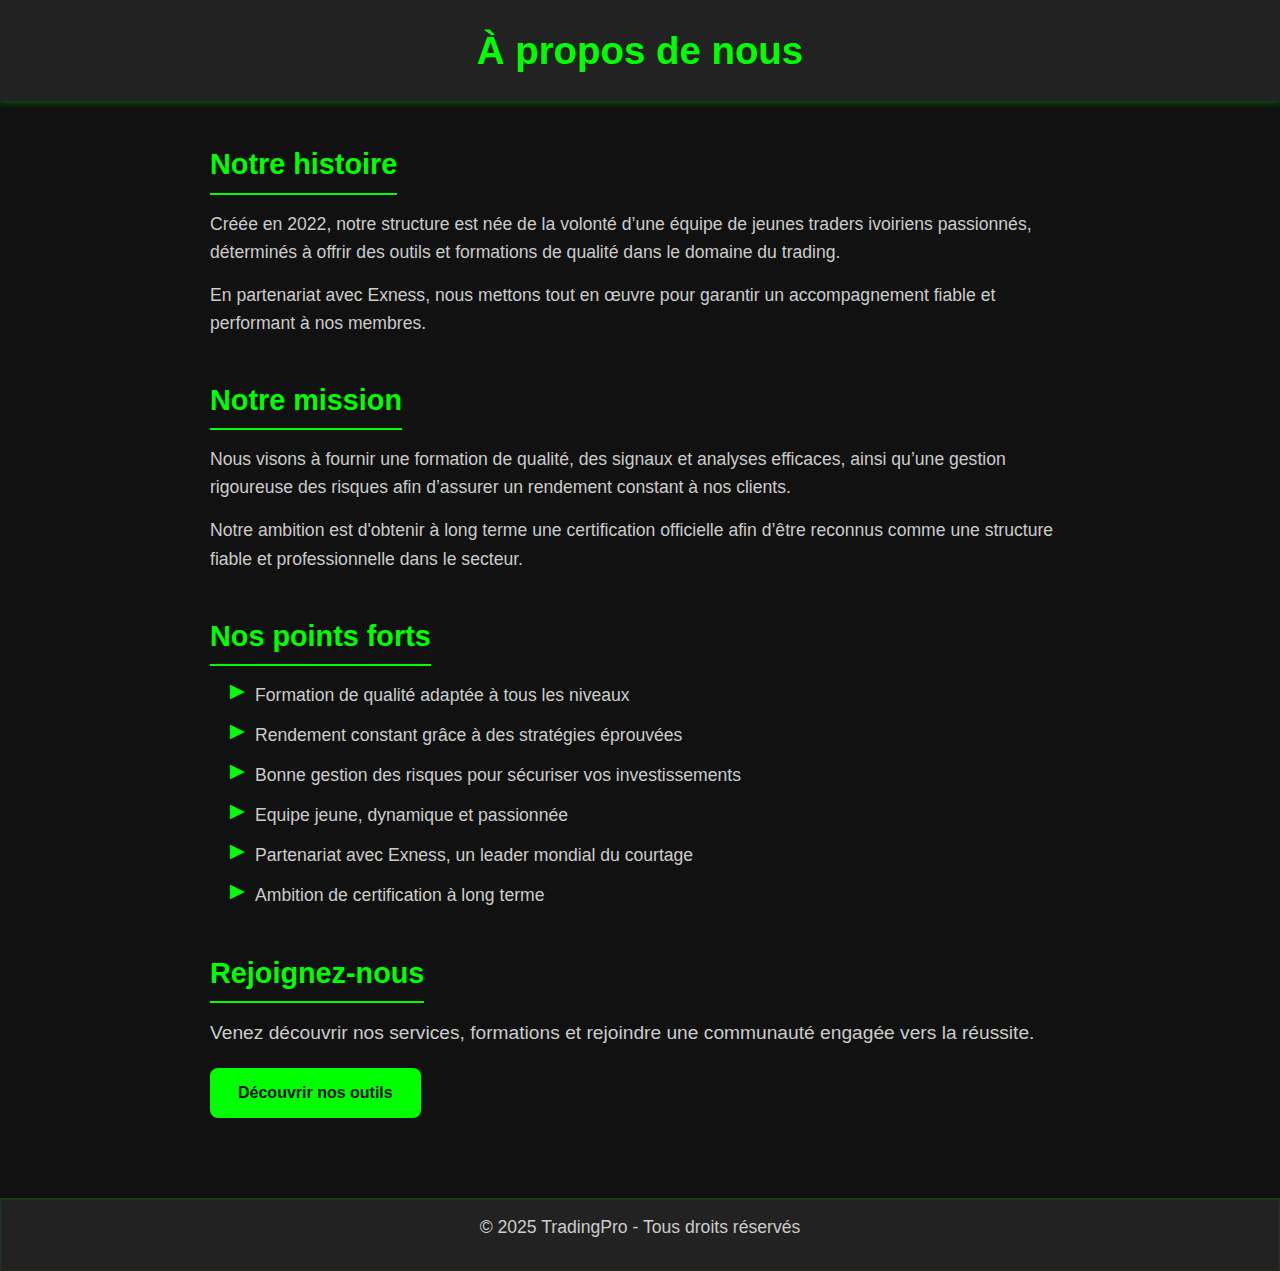
<file: a-propos.html>
<!DOCTYPE html>
<html lang="fr">
<head>
  <meta charset="UTF-8" />
  <meta name="viewport" content="width=device-width, initial-scale=1" />
  <title>À propos - Notre mission</title>
  <link rel="stylesheet" href="a-propos.css" />
    <link rel="icon" type="image/svg+xml" href="favincon.svg">
</head>
<body>
  <header>
    <h1>À propos de nous</h1>
  </header>

  <main>
    <section class="presentation">
      <h2>Notre histoire</h2>
      <p>
        Créée en 2022, notre structure est née de la volonté d’une équipe de jeunes traders ivoiriens passionnés, déterminés à offrir des outils et formations de qualité dans le domaine du trading.
      </p>
      <p>
        En partenariat avec Exness, nous mettons tout en œuvre pour garantir un accompagnement fiable et performant à nos membres.
      </p>
    </section>

    <section class="mission">
      <h2>Notre mission</h2>
      <p>
        Nous visons à fournir une formation de qualité, des signaux et analyses efficaces, ainsi qu’une gestion rigoureuse des risques afin d’assurer un rendement constant à nos clients.
      </p>
      <p>
        Notre ambition est d'obtenir à long terme une certification officielle afin d’être reconnus comme une structure fiable et professionnelle dans le secteur.
      </p>
    </section>

    <section class="points-forts">
      <h2>Nos points forts</h2>
      <ul>
        <li>Formation de qualité adaptée à tous les niveaux</li>
        <li>Rendement constant grâce à des stratégies éprouvées</li>
        <li>Bonne gestion des risques pour sécuriser vos investissements</li>
        <li>Equipe jeune, dynamique et passionnée</li>
        <li>Partenariat avec Exness, un leader mondial du courtage</li>
        <li>Ambition de certification à long terme</li>
      </ul>
    </section>

    <section class="cta">
      <h2>Rejoignez-nous</h2>
      <p>
        Venez découvrir nos services, formations et rejoindre une communauté engagée vers la réussite.
      </p>
      <a href="outils.html" class="btn">Découvrir nos outils</a>
    </section>
  </main>

  <footer>
    <p>&copy; 2025 TradingPro - Tous droits réservés</p>
  </footer>
</body>
</html>
</file>
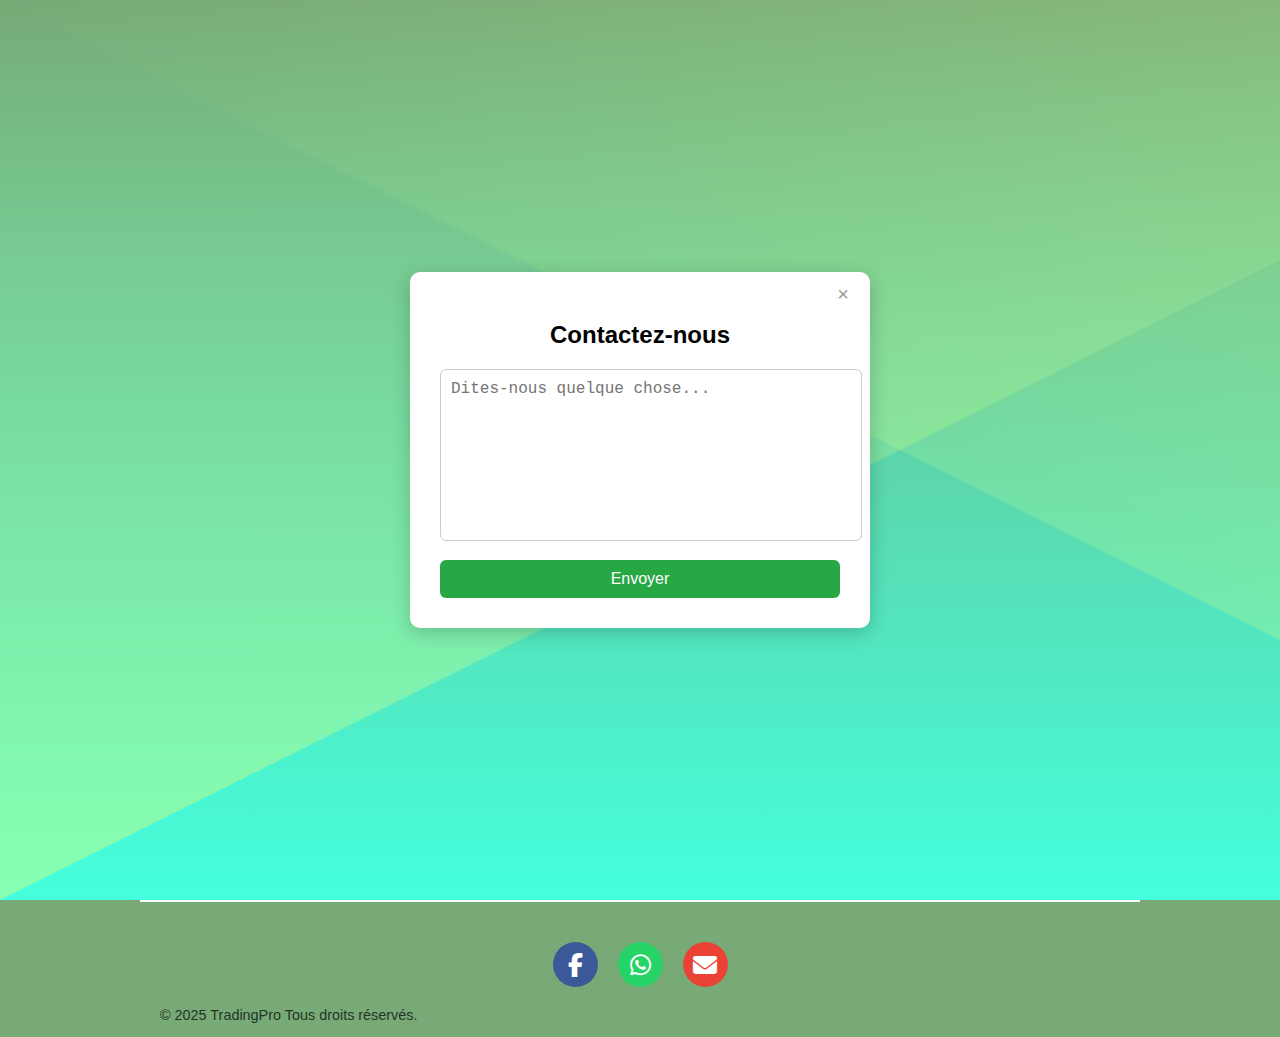
<file: contact.html>
<!DOCTYPE html>
<html lang="fr">
<head>
  <meta charset="UTF-8" />
  <meta name="viewport" content="width=device-width, initial-scale=1.0"/>
  <title>Contactez-nous</title>
  <link rel="stylesheet" href="contact.css" />
    <link rel="icon" type="image/svg+xml" href="favincon.svg">
<link rel="stylesheet" href="https://cdnjs.cloudflare.com/ajax/libs/font-awesome/6.5.0/css/all.min.css" />

</head>
<body>
  <div class="form-container">
    <div class="form-box">
      <button class="close-btn" onclick="window.history.back()">×</button>
      <h2>Contactez-nous</h2>
      <form action="https://formsubmit.co/snowdenyves@gmail.com" method="POST" onsubmit="return showMessage()">
        <textarea name="message" placeholder="Dites-nous quelque chose..." required></textarea>
        <input type="hidden" name="_captcha" value="false">
        <button type="submit">Envoyer</button>
      </form>
      <p id="confirmation" class="confirmation">Votre message a bien été envoyé !</p>
    </div>
  </div>
  <footer class="site-footer">
  <div class="footer-content">
  
    <div class="footer-icons">
      <a href="https://www.facebook.com/share/1AcwFNxbhj/" target="_blank" class="footer-icon facebook" title="Facebook">
        <i class="fab fa-facebook-f"></i>
      </a>
      <a href="https://wa.me/0713621898" target="_blank" class="footer-icon whatsapp" title="WhatsApp">
        <i class="fab fa-whatsapp"></i>
      </a>
      <a href="mailto:snowdenyves@gmail.com" class="footer-icon gmail" title="Gmail">
        <i class="fas fa-envelope"></i>
      </a>
    </div>
    <p class="footer-rights">© 2025 TradingPro Tous droits réservés.</p>
  </div>
</footer>
  <script>
    function showMessage() {
      document.getElementById("confirmation").style.display = "block";
      setTimeout(() => {
        document.getElementById("confirmation").style.display = "none";
      }, 4000);
      return true;
    }
  </script>
</body>
</html>
</file>
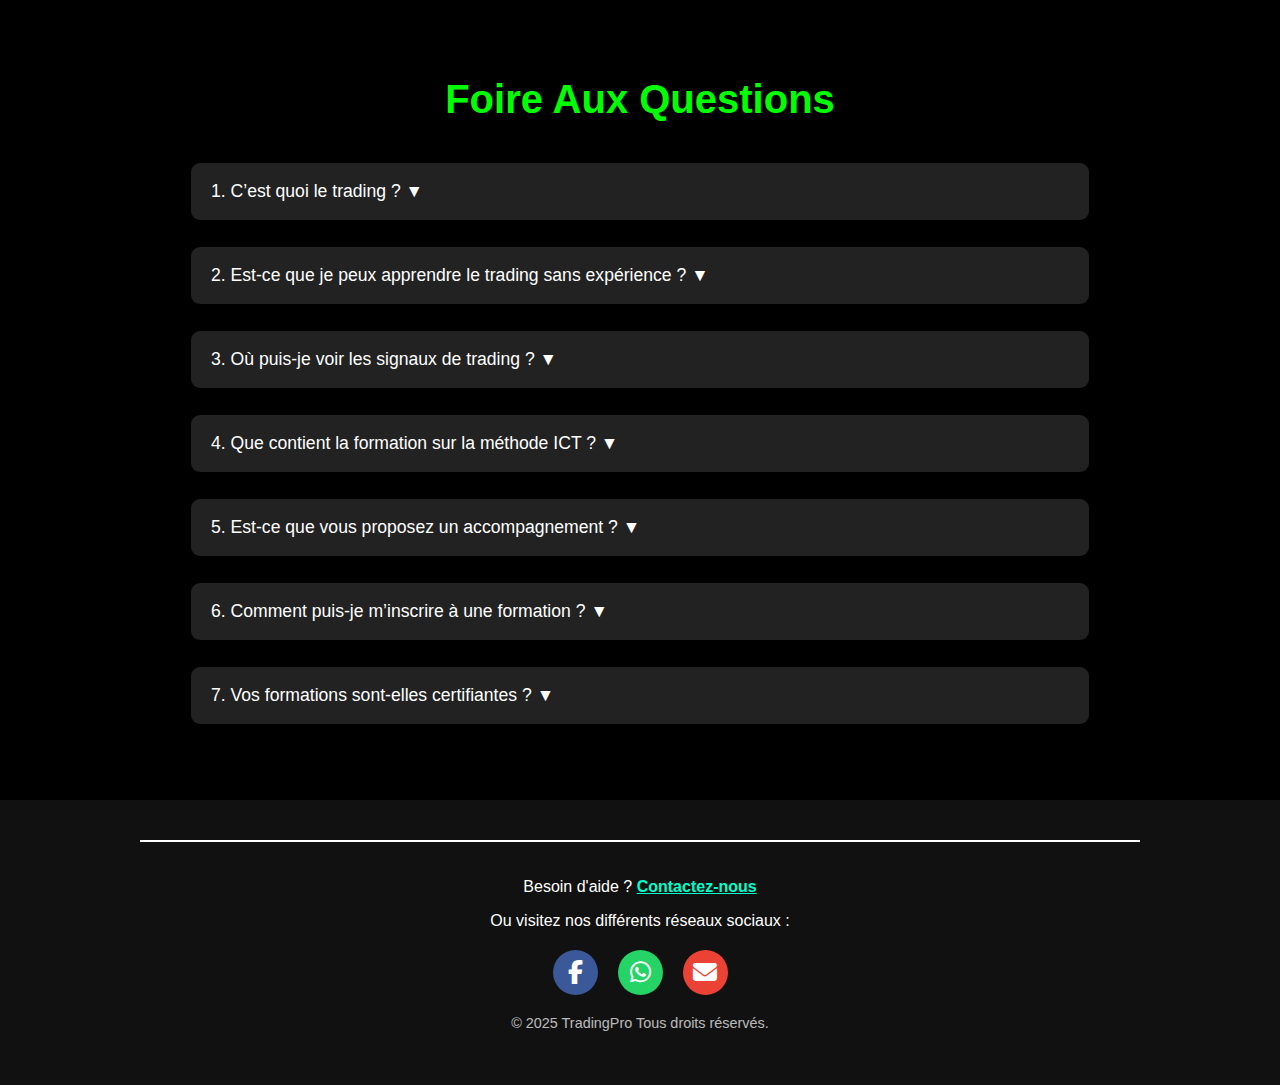
<file: faq.html>
<!DOCTYPE html>
<html lang="fr">
<head>
  <meta charset="UTF-8" />
  <meta name="viewport" content="width=device-width, initial-scale=1.0" />
  <title>FAQ - Questions Fréquentes</title>
  <link rel="stylesheet" href="faq.css" />
    <link rel="icon" type="image/svg+xml" href="favincon.svg">
    <link rel="stylesheet" href="https://cdnjs.cloudflare.com/ajax/libs/font-awesome/6.5.0/css/all.min.css" />


</head>
<body>
  <section class="faq-section">
    <h1 class="faq-title">Foire Aux Questions</h1>

    <div class="faq-item">
      <button class="faq-question">1. C’est quoi le trading ? &#9660;</button>
      <div class="faq-answer">
        Le trading consiste à acheter et vendre des actifs financiers pour réaliser des profits à court ou long terme.
      </div>
    </div>

    <div class="faq-item">
      <button class="faq-question">2. Est-ce que je peux apprendre le trading sans expérience ? &#9660;</button>
      <div class="faq-answer">
        Oui, nos formations sont conçues pour les débutants. Nous partons des bases jusqu’aux stratégies avancées.
      </div>
    </div>

    <div class="faq-item">
      <button class="faq-question">3. Où puis-je voir les signaux de trading ? &#9660;</button>
      <div class="faq-answer">
        Dans la section « Découvrir nos outils », cliquez sur « Intégrer mon canal de signaux journaliers » pour y accéder via WhatsApp.
      </div>
    </div>

    <div class="faq-item">
      <button class="faq-question">4. Que contient la formation sur la méthode ICT ? &#9660;</button>
      <div class="faq-answer">
        Elle comprend l’analyse des liquidités, les points d’entrée stratégiques, la structure du marché et les techniques institutionnelles.
      </div>
    </div>

    <div class="faq-item">
      <button class="faq-question">5. Est-ce que vous proposez un accompagnement ? &#9660;</button>
      <div class="faq-answer">
        Oui, nous proposons des groupes d’assistance et un suivi régulier pour répondre à toutes vos questions.
      </div>
    </div>

    <div class="faq-item">
      <button class="faq-question">6. Comment puis-je m’inscrire à une formation ? &#9660;</button>
      <div class="faq-answer">
        Cliquez sur « Suivre cette formation » dans la section concernée, un lien WhatsApp pré-rempli sera généré pour vous inscrire.
      </div>
    </div>

    <div class="faq-item">
      <button class="faq-question">7. Vos formations sont-elles certifiantes ? &#9660;</button>
      <div class="faq-answer">
        Non, elles ne sont pas encore certifiantes, mais elles offrent un apprentissage structuré avec des résultats concrets sur le marché.
      </div>
    </div>
  </section>
  <footer class="site-footer">
  <div class="footer-content">
    <p>Besoin d'aide ? <a href="contact.html" class="footer-link">Contactez-nous</a></p>
    <p>Ou visitez nos différents réseaux sociaux :</p>
    <div class="footer-icons">
      <a href="https://www.facebook.com/share/1AcwFNxbhj/" target="_blank" class="footer-icon facebook" title="Facebook">
        <i class="fab fa-facebook-f"></i>
      </a>
      <a href="https://wa.me/0713621898" target="_blank" class="footer-icon whatsapp" title="WhatsApp">
        <i class="fab fa-whatsapp"></i>
      </a>
      <a href="mailto:snowdenyves@gmail.com" class="footer-icon gmail" title="Gmail">
        <i class="fas fa-envelope"></i>
      </a>
    </div>
    <p class="footer-rights">© 2025 TradingPro Tous droits réservés.</p>
  </div>
</footer>

  <script>
    document.querySelectorAll(".faq-question").forEach((btn) => {
      btn.addEventListener("click", () => {
        btn.classList.toggle("active");
        const answer = btn.nextElementSibling;
        answer.style.display = answer.style.display === "block" ? "none" : "block";
      });
    });
  </script>
</body>
</html>
</file>
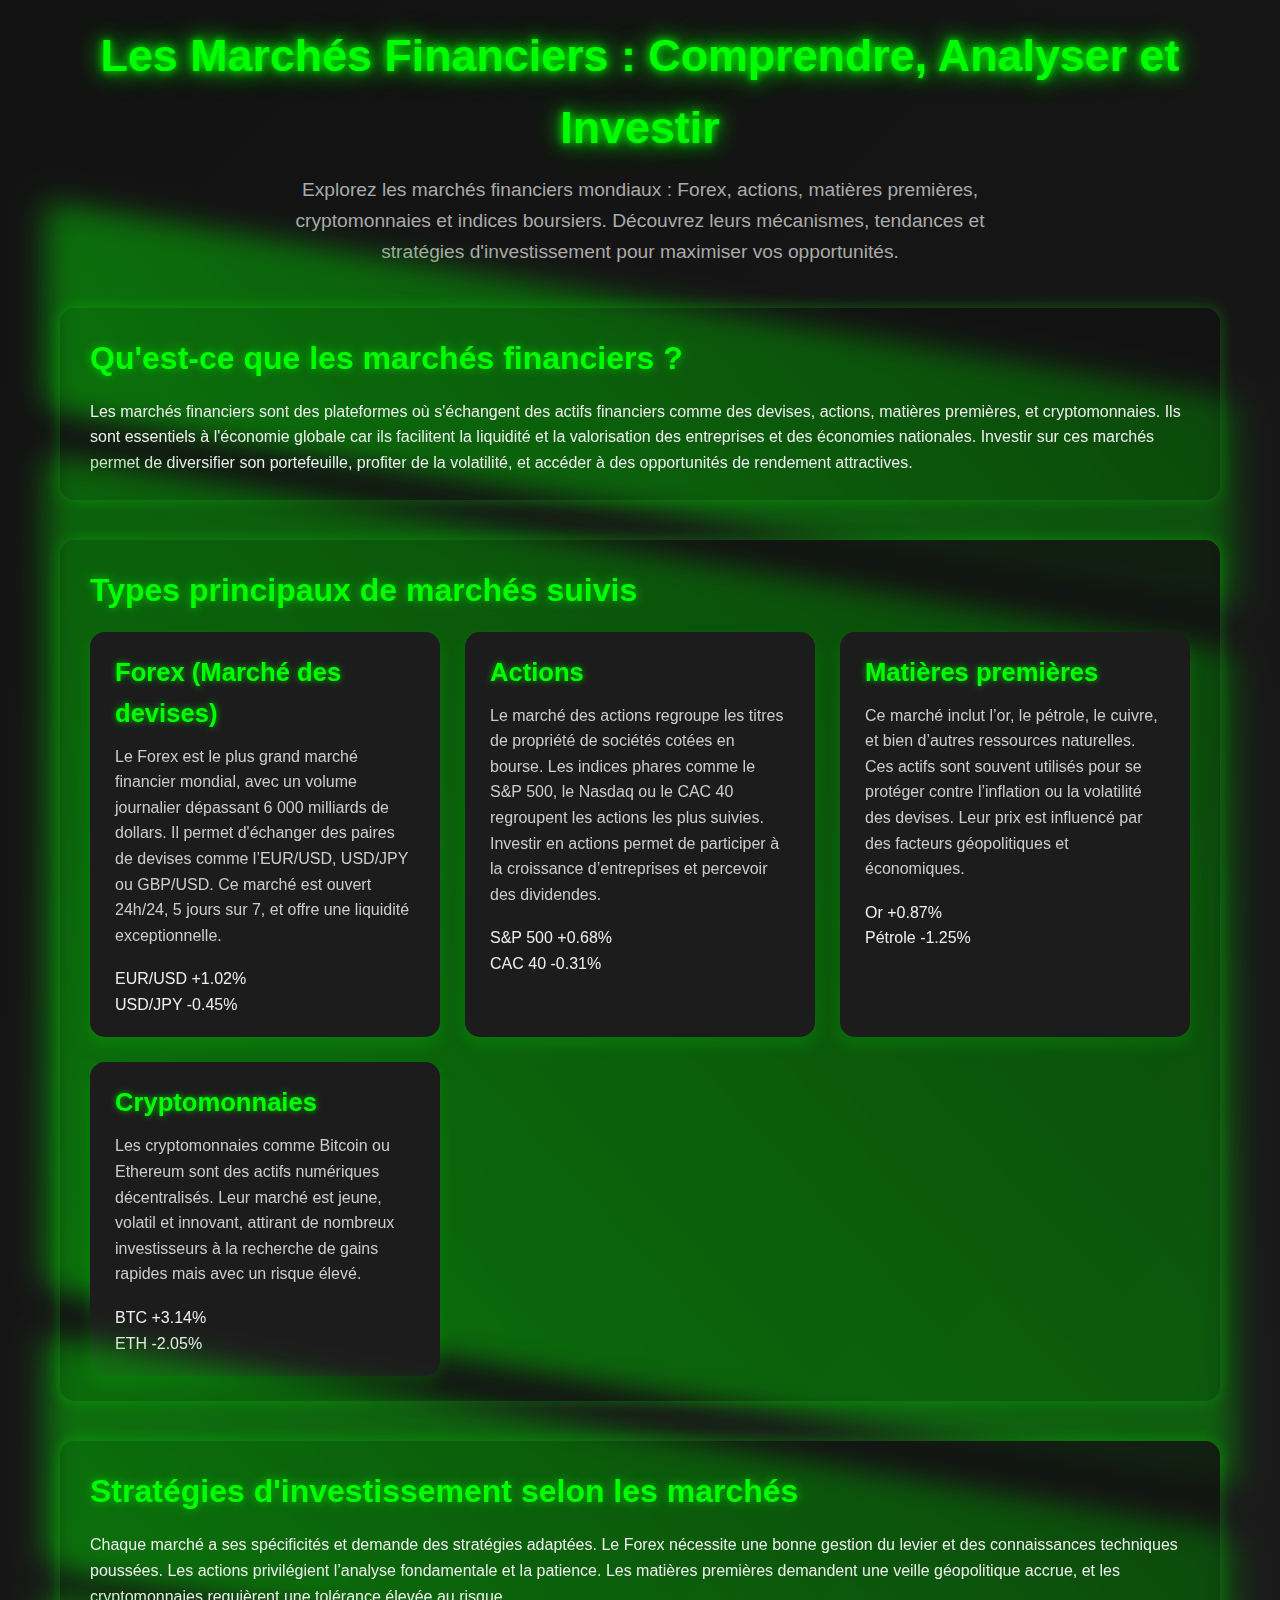
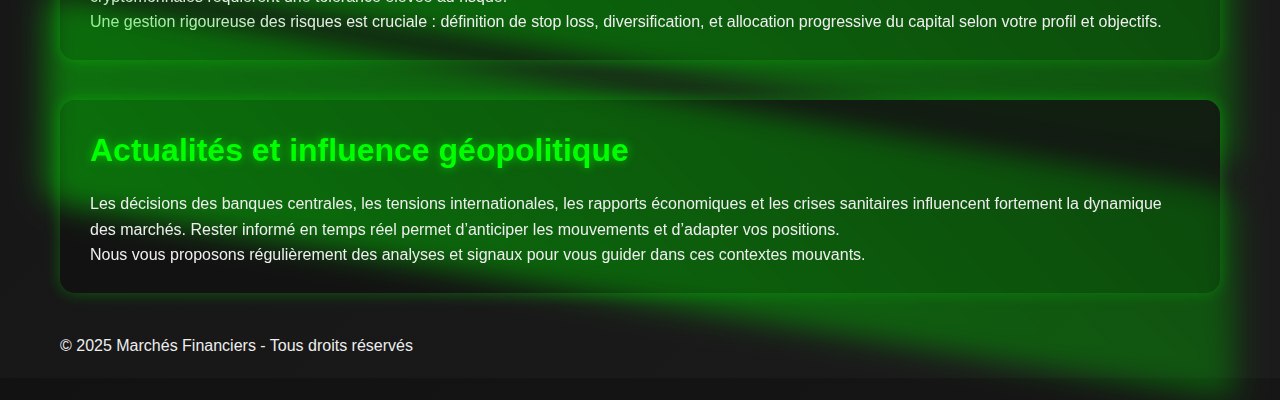
<file: marches.html>
<!DOCTYPE html>
<html lang="fr">
<head>
  <meta charset="UTF-8" />
  <meta name="viewport" content="width=device-width, initial-scale=1" />
  <title>Marchés Financiers - Présentation</title>
  <link rel="stylesheet" href="marches.css" />
    <link rel="icon" type="image/svg+xml" href="favincon.svg">

</head>
<body>
  <header>
    <h1>Les Marchés Financiers : Comprendre, Analyser et Investir</h1>
    <p class="intro">
      Explorez les marchés financiers mondiaux : Forex, actions, matières premières, cryptomonnaies et indices boursiers. Découvrez leurs mécanismes, tendances et stratégies d'investissement pour maximiser vos opportunités.
    </p>
  </header>

  <section class="market-overview">
    <h2>Qu'est-ce que les marchés financiers ?</h2>
    <p>
      Les marchés financiers sont des plateformes où s'échangent des actifs financiers comme des devises, actions, matières premières, et cryptomonnaies. Ils sont essentiels à l'économie globale car ils facilitent la liquidité et la valorisation des entreprises et des économies nationales. Investir sur ces marchés permet de diversifier son portefeuille, profiter de la volatilité, et accéder à des opportunités de rendement attractives.
    </p>
  </section>

  <section class="market-types">
    <h2>Types principaux de marchés suivis</h2>
    <div class="market-cards">

      <article class="market-card">
        <h3>Forex (Marché des devises)</h3>
        <p>
          Le Forex est le plus grand marché financier mondial, avec un volume journalier dépassant 6 000 milliards de dollars. Il permet d'échanger des paires de devises comme l’EUR/USD, USD/JPY ou GBP/USD. Ce marché est ouvert 24h/24, 5 jours sur 7, et offre une liquidité exceptionnelle. 
        </p>
        <div class="indicator up">
          EUR/USD +1.02%
        </div>
        <div class="indicator down">
          USD/JPY -0.45%
        </div>
      </article>

      <article class="market-card">
        <h3>Actions</h3>
        <p>
          Le marché des actions regroupe les titres de propriété de sociétés cotées en bourse. Les indices phares comme le S&P 500, le Nasdaq ou le CAC 40 regroupent les actions les plus suivies. Investir en actions permet de participer à la croissance d’entreprises et percevoir des dividendes.
        </p>
        <div class="indicator up">
          S&P 500 +0.68%
        </div>
        <div class="indicator down">
          CAC 40 -0.31%
        </div>
      </article>

      <article class="market-card">
        <h3>Matières premières</h3>
        <p>
          Ce marché inclut l’or, le pétrole, le cuivre, et bien d’autres ressources naturelles. Ces actifs sont souvent utilisés pour se protéger contre l’inflation ou la volatilité des devises. Leur prix est influencé par des facteurs géopolitiques et économiques.
        </p>
        <div class="indicator up">
          Or +0.87%
        </div>
        <div class="indicator down">
          Pétrole -1.25%
        </div>
      </article>

      <article class="market-card">
        <h3>Cryptomonnaies</h3>
        <p>
          Les cryptomonnaies comme Bitcoin ou Ethereum sont des actifs numériques décentralisés. Leur marché est jeune, volatil et innovant, attirant de nombreux investisseurs à la recherche de gains rapides mais avec un risque élevé.
        </p>
        <div class="indicator up">
          BTC +3.14%
        </div>
        <div class="indicator down">
          ETH -2.05%
        </div>
      </article>

    </div>
  </section>

  <section class="market-strategy">
    <h2>Stratégies d'investissement selon les marchés</h2>
    <p>
      Chaque marché a ses spécificités et demande des stratégies adaptées. Le Forex nécessite une bonne gestion du levier et des connaissances techniques poussées. Les actions privilégient l’analyse fondamentale et la patience. Les matières premières demandent une veille géopolitique accrue, et les cryptomonnaies requièrent une tolérance élevée au risque.
    </p>
    <p>
      Une gestion rigoureuse des risques est cruciale : définition de stop loss, diversification, et allocation progressive du capital selon votre profil et objectifs.
    </p>
  </section>

  <section class="market-news">
    <h2>Actualités et influence géopolitique</h2>
    <p>
      Les décisions des banques centrales, les tensions internationales, les rapports économiques et les crises sanitaires influencent fortement la dynamique des marchés. Rester informé en temps réel permet d’anticiper les mouvements et d’adapter vos positions.
    </p>
    <p>
      Nous vous proposons régulièrement des analyses et signaux pour vous guider dans ces contextes mouvants.
    </p>
  </section>

  <footer>
    <p>© 2025 Marchés Financiers - Tous droits réservés</p>
  </footer>
</body>
</html>
</file>
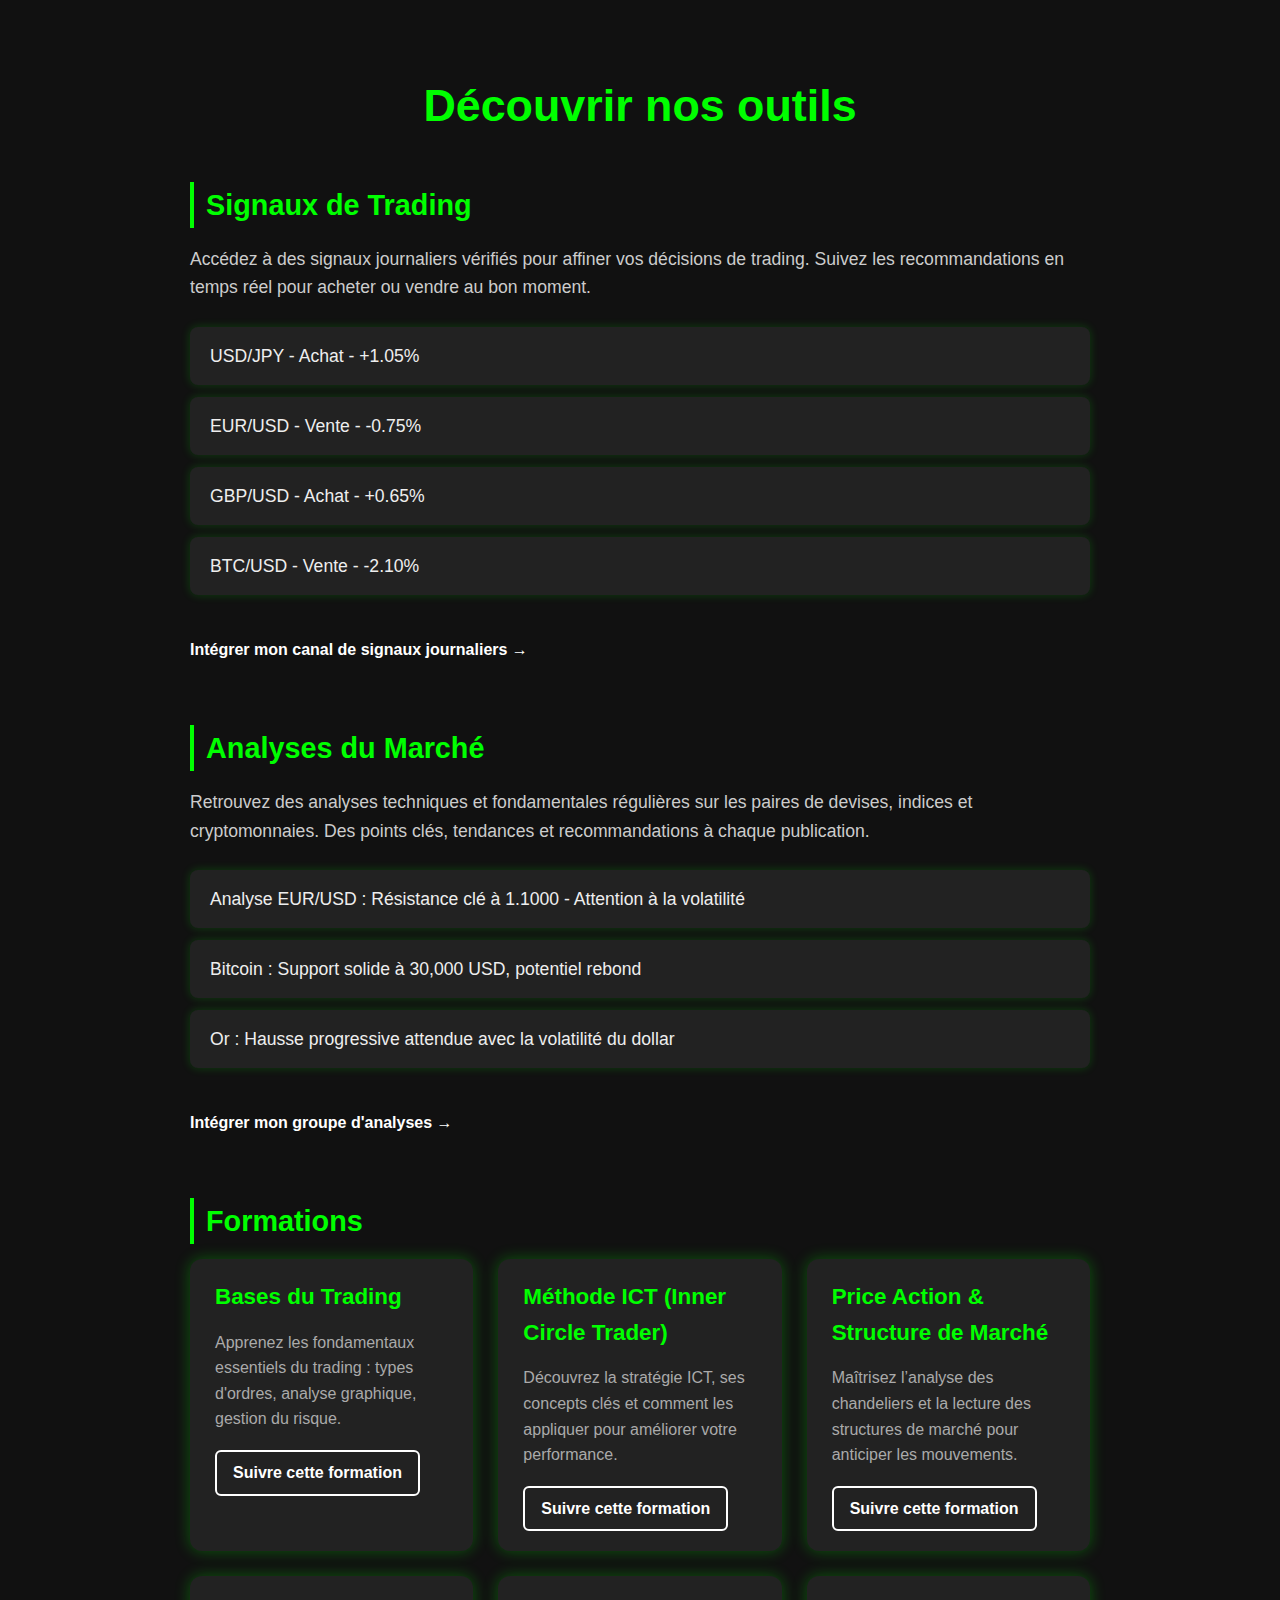
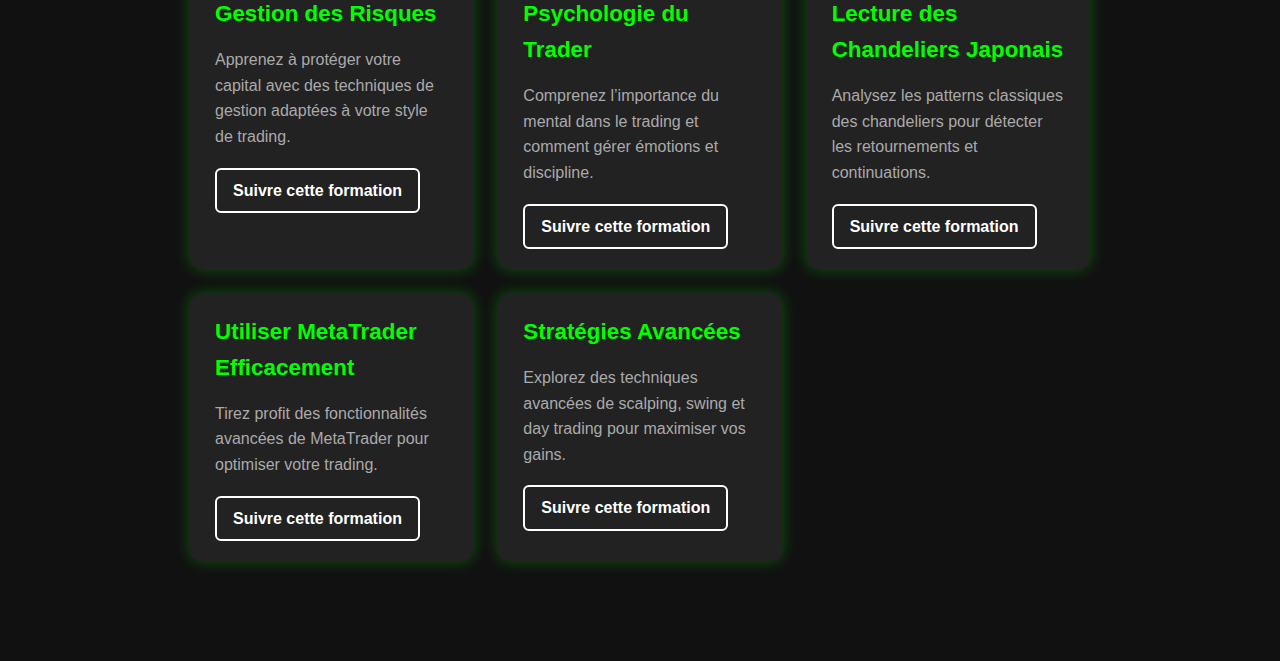
<file: outils.html>
<!DOCTYPE html>
<html lang="fr">
<head>
  <meta charset="UTF-8" />
  <meta name="viewport" content="width=device-width, initial-scale=1" />
  <title>Découvrir nos outils - Formation & Assistance</title>
  <link rel="stylesheet" href="outils.css" />
    <link rel="icon" type="image/svg+xml" href="favincon.svg">

</head>
<body>

  <h1>Découvrir nos outils</h1>

<section>
  <h2>Signaux de Trading</h2>
  <p class="description">
    Accédez à des signaux journaliers vérifiés pour affiner vos décisions de trading.  
    Suivez les recommandations en temps réel pour acheter ou vendre au bon moment.
  </p>
  <ul class="item-list">
    <li>USD/JPY - Achat - +1.05%</li>
    <li>EUR/USD - Vente - -0.75%</li>
    <li>GBP/USD - Achat - +0.65%</li>
    <li>BTC/USD - Vente - -2.10%</li>
  </ul>
  <a href="https://wa.me/2250713621898?text=Bonjour%2C%20j%27aimerais%20intégrer%20votre%20groupe%20de%20signaux%20trading" target="_blank" class="whatsapp-link">
    Intégrer mon canal de signaux journaliers →
  </a>
</section>

<section>
  <h2>Analyses du Marché</h2>
  <p class="description">
    Retrouvez des analyses techniques et fondamentales régulières sur les paires de devises, indices et cryptomonnaies.  
    Des points clés, tendances et recommandations à chaque publication.
  </p>
  <ul class="item-list">
    <li>Analyse EUR/USD : Résistance clé à 1.1000 - Attention à la volatilité</li>
    <li>Bitcoin : Support solide à 30,000 USD, potentiel rebond</li>
    <li>Or : Hausse progressive attendue avec la volatilité du dollar</li>
  </ul>
  <a href="https://wa.me/2250713621898?text=Bonjour%2C%20j%27aimerais%20intégrer%20votre%20groupe%20d%27analyses%20trading" target="_blank" class="whatsapp-link">
    Intégrer mon groupe d'analyses →
  </a>
</section>
  <section>
    <h2>Formations</h2>
    <div class="formations-grid">
      <div class="formation-card">
        <div class="formation-title">Bases du Trading</div>
        <div class="formation-desc">Apprenez les fondamentaux essentiels du trading : types d'ordres, analyse graphique, gestion du risque.</div>
        <a href="https://wa.me/2250713621898?text=Bonjour%20je%20veux%20suivre%20la%20formation%20%22Bases%20du%20trading%22"  class="follow-link">Suivre cette formation</a>
      </div>
      <div class="formation-card">
        <div class="formation-title">Méthode ICT (Inner Circle Trader)</div>
        <div class="formation-desc">Découvrez la stratégie ICT, ses concepts clés et comment les appliquer pour améliorer votre performance.</div>
        <a href="https://wa.me/2250713621898?text=Bonjour%20je%20veux%20suivre%20la%20formation%20%22Methode%20ICT%20Trading%22"  class="follow-link">Suivre cette formation</a>
      </div>
      <div class="formation-card">
        <div class="formation-title">Price Action & Structure de Marché</div>
        <div class="formation-desc">Maîtrisez l’analyse des chandeliers et la lecture des structures de marché pour anticiper les mouvements.</div>
        <a href="https://wa.me/2250713621898?text=Bonjour%20je%20veux%20suivre%20la%20formation%20%22Price%20action%20et%20structure%20du%20marché%22" class="follow-link">Suivre cette formation</a>
      </div>
      <div class="formation-card">
        <div class="formation-title">Gestion des Risques</div>
        <div class="formation-desc">Apprenez à protéger votre capital avec des techniques de gestion adaptées à votre style de trading.</div>
        <a href="https://wa.me/2250713621898?text=Bonjour%20je%20veux%20suivre%20la%20formation%20%22Sur%20la%20gestion%20des%20risques%22" class="follow-link">Suivre cette formation</a>
      </div>
      <div class="formation-card">
        <div class="formation-title">Psychologie du Trader</div>
        <div class="formation-desc">Comprenez l’importance du mental dans le trading et comment gérer émotions et discipline.</div>
        <a href="https://wa.me/2250713621898?text=Bonjour%20je%20veux%20suivre%20la%20formation%20%22Sur%20la%20psychologie%20du%20trader%22" class="follow-link">Suivre cette formation</a>
      </div>
      <div class="formation-card">
        <div class="formation-title">Lecture des Chandeliers Japonais</div>
        <div class="formation-desc">Analysez les patterns classiques des chandeliers pour détecter les retournements et continuations.</div>
        <a href="https://wa.me/2250713621898?text=Bonjour%20je%20veux%20suivre%20la%20formation%20%22sur%20la%20lecture%20des%20chandeliers%20Japonais%22" class="follow-link">Suivre cette formation</a>
      </div>
      <div class="formation-card">
        <div class="formation-title">Utiliser MetaTrader Efficacement</div>
        <div class="formation-desc">Tirez profit des fonctionnalités avancées de MetaTrader pour optimiser votre trading.</div>
        <a href="https://wa.me/2250713621898?text=Bonjour%20je%20veux%20suivre%20la%20formation%20%22sur%20comment%20utiliser%20meta%20trader%20efficacement%22" class="follow-link">Suivre cette formation</a>
      </div>
      <div class="formation-card">
        <div class="formation-title">Stratégies Avancées</div>
        <div class="formation-desc">Explorez des techniques avancées de scalping, swing et day trading pour maximiser vos gains.</div>
        <a href="https://wa.me/2250713621898?text=Bonjour%20je%20veux%20suivre%20la%20formation%20%22Psur%20les%20strategies%20avancées%22" class="follow-link">Suivre cette formation</a>
      </div>
    </div>
  </section>

</body>
</html>
</file>
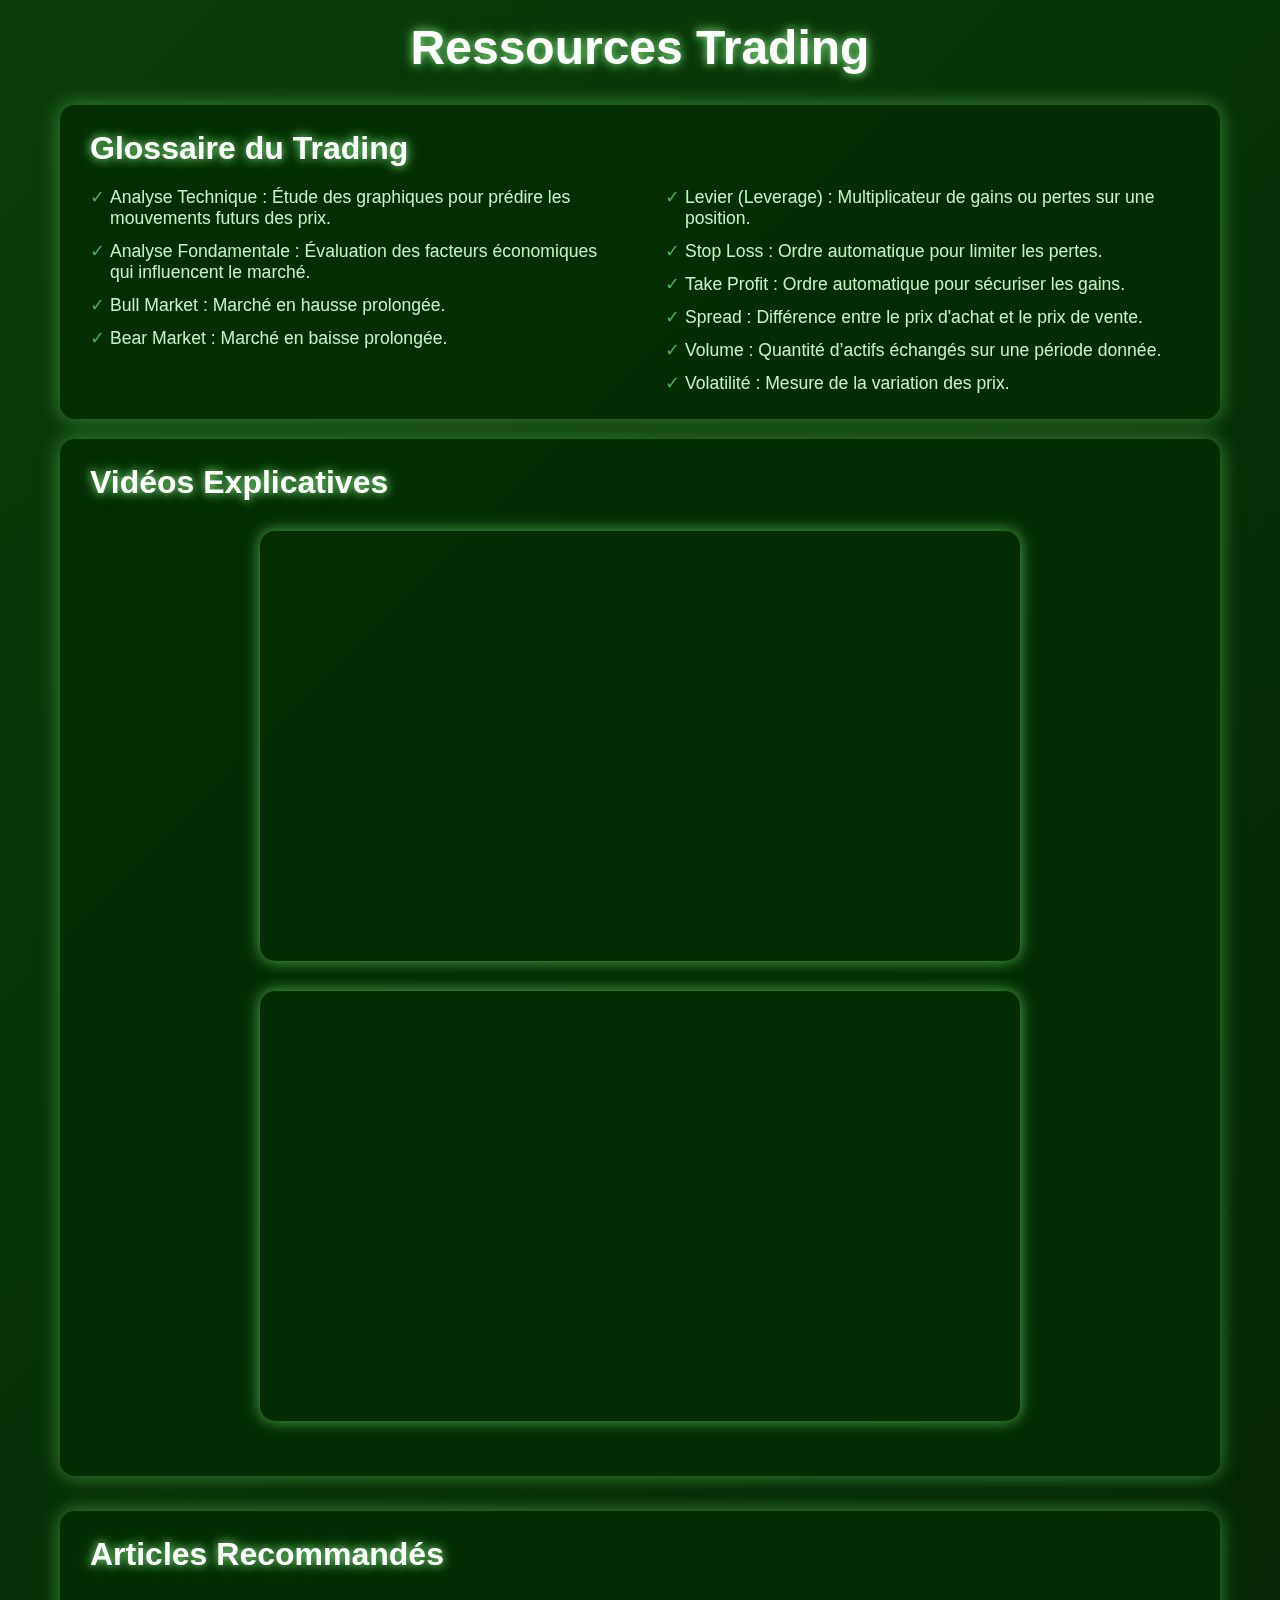
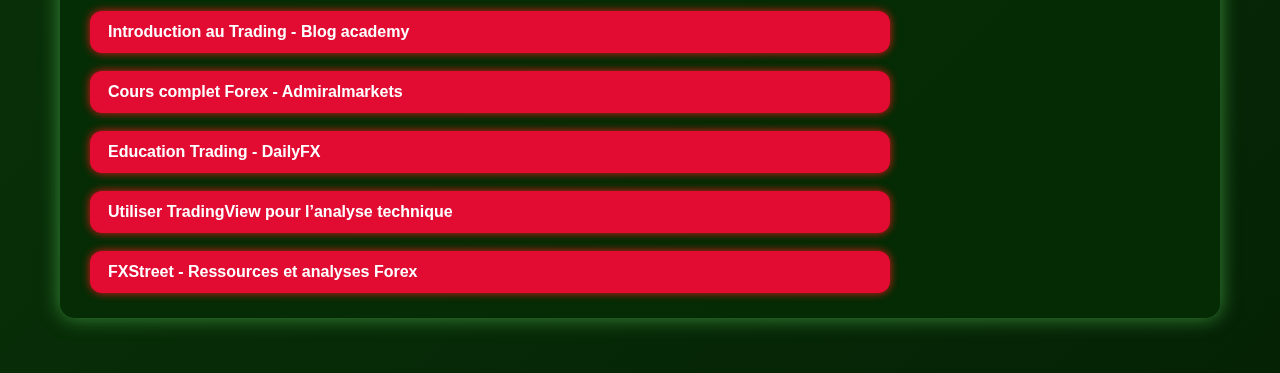
<file: ressources.html>
<!DOCTYPE html>
<html lang="fr">
<head>
  <meta charset="UTF-8" />
  <meta name="viewport" content="width=device-width, initial-scale=1" />
  <title>Ressources - Trading & Formation</title>
  <link rel="stylesheet" href="ressources.css" />
</head>
<body>

  <header>
    <h1>Ressources Trading </h1>
  </header>

  <main>

    <section class="glossaire" data-animate>
      <h2>Glossaire du Trading</h2>
      <ul>
        <li>Analyse Technique : Étude des graphiques pour prédire les mouvements futurs des prix.</li>
        <li>Analyse Fondamentale : Évaluation des facteurs économiques qui influencent le marché.</li>
        <li>Bull Market : Marché en hausse prolongée.</li>
        <li>Bear Market : Marché en baisse prolongée.</li>
        <li>Levier (Leverage) : Multiplicateur de gains ou pertes sur une position.</li>
        <li>Stop Loss : Ordre automatique pour limiter les pertes.</li>
        <li>Take Profit : Ordre automatique pour sécuriser les gains.</li>
        <li>Spread : Différence entre le prix d'achat et le prix de vente.</li>
        <li>Volume : Quantité d’actifs échangés sur une période donnée.</li>
        <li>Volatilité : Mesure de la variation des prix.</li>
      </ul>
    </section>

    <section class="youtube-videos" data-animate>
      <h2>Vidéos Explicatives</h2>
      <div class="youtube-video">
<iframe width="560" height="315" src="https://www.youtube.com/embed/M-KMPhYlsW4?si=UMR-Y_1ygSCUg3lc" title="YouTube video player" frameborder="0" allow="accelerometer; autoplay; clipboard-write; encrypted-media; gyroscope; picture-in-picture; web-share" referrerpolicy="strict-origin-when-cross-origin" allowfullscreen></iframe>
      </div>
      <div class="youtube-video">
 <iframe width="560" height="315" src="https://www.youtube.com/embed/uNWAbUCyebw?si=Rc_6XcQs6Oauptfq" title="YouTube video player" frameborder="0" allow="accelerometer; autoplay; clipboard-write; encrypted-media; gyroscope; picture-in-picture; web-share" referrerpolicy="strict-origin-when-cross-origin" allowfullscreen></iframe>
      </div>
    </section>

    <section class="articles" data-animate>
      <h2>Articles Recommandés</h2>
      <a href="https://blog.academyxonline.com/articles/le-guide-complet-du-trading/" target="_blank" rel="noopener">Introduction au Trading - Blog academy</a>
      <a href="https://admiralmarkets.com/fr/cours-de-trading-forex" target="_blank" rel="noopener">Cours complet Forex - Admiralmarkets</a>
      <a href="https://www.dailyfx.com/education" target="_blank" rel="noopener">Education Trading - DailyFX</a>
      <a href="https://www.tradingview.com/chart/" target="_blank" rel="noopener">Utiliser TradingView pour l’analyse technique</a>
      <a href="https://www.fxstreet.com/education" target="_blank" rel="noopener">FXStreet - Ressources et analyses Forex</a>
    </section>

  </main>

  <script>
    // Animation simple pour faire apparaître les sections avec un effet profondeur (scale + fade)
    document.addEventListener('DOMContentLoaded', () => {
      const sections = document.querySelectorAll('[data-animate]');
      sections.forEach((section, index) => {
        setTimeout(() => {
          section.style.opacity = '1';
          section.style.transform = 'scale(1) translateZ(0)';
        }, index * 300);
      });
    });
  </script>

</body>
</html>
</file>
<file: contact.css>
body {
  margin: 0;
  padding: 0;
     background-color: #77aa77;
background-image: url("data:image/svg+xml,%3Csvg xmlns='http://www.w3.org/2000/svg' width='100%25' height='100%25' viewBox='0 0 2 1'%3E%3Cdefs%3E%3ClinearGradient id='a' gradientUnits='userSpaceOnUse' x1='0' x2='0' y1='0' y2='1'%3E%3Cstop offset='0' stop-color='%2377aa77'/%3E%3Cstop offset='1' stop-color='%234fd'/%3E%3C/linearGradient%3E%3ClinearGradient id='b' gradientUnits='userSpaceOnUse' x1='0' y1='0' x2='0' y2='1'%3E%3Cstop offset='0' stop-color='%23cf8' stop-opacity='0'/%3E%3Cstop offset='1' stop-color='%23cf8' stop-opacity='1'/%3E%3C/linearGradient%3E%3ClinearGradient id='c' gradientUnits='userSpaceOnUse' x1='0' y1='0' x2='2' y2='2'%3E%3Cstop offset='0' stop-color='%23cf8' stop-opacity='0'/%3E%3Cstop offset='1' stop-color='%23cf8' stop-opacity='1'/%3E%3C/linearGradient%3E%3C/defs%3E%3Crect x='0' y='0' fill='url(%23a)' width='2' height='1'/%3E%3Cg fill-opacity='0.5'%3E%3Cpolygon fill='url(%23b)' points='0 1 0 0 2 0'/%3E%3Cpolygon fill='url(%23c)' points='2 1 2 0 0 0'/%3E%3C/g%3E%3C/svg%3E");
background-attachment: fixed;
background-size: cover;
  font-family: Arial, sans-serif;
}

.form-container {
  display: flex;
  justify-content: center;
  align-items: center;
  height: 100vh;
}

.form-box {
  background: white;
  padding: 30px;
  border-radius: 10px;
  box-shadow: 0 5px 20px rgba(0,0,0,0.2);
  position: relative;
  width: 100%;
  max-width: 400px;
}

h2 {
  margin-bottom: 20px;
  text-align: center;
}

textarea {
  width: 100%;
  height: 150px;
  padding: 10px;
  resize: none;
  border: 1px solid #ccc;
  border-radius: 6px;
  font-size: 16px;
}

button[type="submit"] {
  margin-top: 15px;
  width: 100%;
  padding: 10px;
  background: #28a745;
  color: white;
  border: none;
  border-radius: 6px;
  cursor: pointer;
  font-size: 16px;
}

button[type="submit"]:hover {
  background: #218838;
}

.close-btn {
  position: absolute;
  top: 10px;
  right: 15px;
  background: none;
  border: none;
  font-size: 20px;
  cursor: pointer;
  color: #999;
}

.confirmation {
  display: none;
  color: green;
  margin-top: 10px;
  text-align: center;
}
.footer-content {
  max-width: 1000px;
  margin:0 auto;
  padding: 0 20px;
  box-sizing: border-box;
  border-top: 2px solid white;
  padding-top: 20px;
}

.footer-link {
  color: #00ffcc;
  text-decoration: underline;
  font-weight: bold;
}

.footer-icons {
  margin: 20px 0;
  display: flex;
  justify-content: center;
  gap: 20px;
}

.footer-icon {
  font-size: 1.5rem;
  width: 45px;
  height: 45px;
  border-radius: 50%;
  display: inline-flex;
  align-items: center;
  justify-content: center;
  transition: transform 0.3s, background-color 0.3s;
  color: white;
  text-decoration: none;
}

.footer-icon.facebook {
  background-color: #3b5998;
}
.footer-icon.whatsapp {
  background-color: #25d366;
}
.footer-icon.gmail {
  background-color: #ea4335;
}

.footer-icon:hover {
  transform: scale(1.1);
  opacity: 0.85;
}

.footer-rights {
  margin-top: 20px;
  font-size: 0.9rem;
  opacity: 0.7;
}
</file>
<file: faq.css>
body {
  margin: 0;
  font-family: 'Segoe UI', sans-serif;
  background-color: #000000;
  color: #eee;
  width: 100%;
}

.faq-section {
  max-width: 900px;
  margin: 0 auto;
  padding: 50px 20px;
}

.faq-title {
  text-align: center;
  color: #00ff00;
  font-size: 2.5rem;
  margin-bottom: 40px;
}

.faq-item {
  margin-bottom: 25px;
  border: 1px solid #000000;
  border-radius: 10px;
  overflow: hidden;
  transition: all 0.3s ease;
}

.faq-question {
  width: 100%;
  padding: 18px 20px;
  font-size: 1.1rem;
  text-align: left;
  background: #222;
  color: #ffffff;
  border: none;
  cursor: pointer;
  outline: none;
}

.faq-question:hover {
  background-color: #00ff00;
  color: #ffffff;
}

.faq-answer {
  background: #ffffff4e;
  color: #ffffff;
  padding: 15px 20px;
  display: none;
  font-size: 1rem;
}
.site-footer {
  background-color: #111;
  padding: 40px 20px;
  color: #ffffff;
  text-align: center;
}

.footer-content {
  max-width: 1000px;
  margin:0 auto;
  padding: 0 20px;
  box-sizing: border-box;
  border-top: 2px solid white;
  padding-top: 20px;
}

.footer-link {
  color: #00ffcc;
  text-decoration: underline;
  font-weight: bold;
}

.footer-icons {
  margin: 20px 0;
  display: flex;
  justify-content: center;
  gap: 20px;
}

.footer-icon {
  font-size: 1.5rem;
  width: 45px;
  height: 45px;
  border-radius: 50%;
  display: inline-flex;
  align-items: center;
  justify-content: center;
  transition: transform 0.3s, background-color 0.3s;
  color: white;
  text-decoration: none;
}

.footer-icon.facebook {
  background-color: #3b5998;
}
.footer-icon.whatsapp {
  background-color: #25d366;
}
.footer-icon.gmail {
  background-color: #ea4335;
}

.footer-icon:hover {
  transform: scale(1.1);
  opacity: 0.85;
}

.footer-rights {
  margin-top: 20px;
  font-size: 0.9rem;
  opacity: 0.7;
}
</file>
<file: outils.css>
body {
  margin: 0;
  font-family: 'Segoe UI', Tahoma, Geneva, Verdana, sans-serif;
  background-color: #111;
  color: #eee;
  line-height: 1.6;
  padding: 40px 20px;
  min-height: 100vh;
}
h1 {
  text-align: center;
  margin-bottom: 40px;
  font-weight: 700;
  font-size: 2.8rem;
  color: #00ff00;
}
section {
  max-width: 900px;
  margin: 0 auto 60px auto;
}
h2 {
  color: #00ff00;
  margin-bottom: 15px;
  font-weight: 600;
  font-size: 1.8rem;
  border-left: 4px solid #00ff00;
  padding-left: 12px;
}
p.description {
  font-size: 1.1rem;
  margin-bottom: 25px;
  color: #ccc;
}
/* Signaux & Analyses */
.item-list {
  list-style: none;
  padding-left: 0;
  font-size: 1.1rem;
  margin-top: 0;
  margin-bottom: 30px;
}
.item-list li {
  background: #222;
  margin-bottom: 12px;
  padding: 15px 20px;
  border-radius: 8px;
  box-shadow: 0 0 10px rgba(0,255,0,0.2);
  transition: background 0.3s ease;
}
.item-list li:hover {
  background: #004400;
}

/* Formation Cards */
.formations-grid {
  display: grid;
  grid-template-columns: repeat(auto-fit,minmax(280px,1fr));
  gap: 25px;
}
.formation-card {
  background: #222;
  padding: 20px 25px;
  border-radius: 12px;
  box-shadow: 0 0 15px rgba(0,255,0,0.3);
  transition: transform 0.3s ease, box-shadow 0.3s ease;
}
.formation-card:hover {
  transform: translateY(-5px);
  box-shadow: 0 0 25px rgba(0,255,0,0.6);
}
.formation-title {
  font-size: 1.4rem;
  margin-bottom: 15px;
  font-weight: 700;
  color: #00ff00;
}
.formation-desc {
  color: #aaa;
  margin-bottom: 18px;
  min-height: 50px;
}
.follow-link {
  display: inline-block;
  text-decoration: none;
  color: #ffffff;
  font-weight: 700;
  border: 2px solid #ffffff;
  padding: 8px 16px;
  border-radius: 6px;
  transition: background-color 0.3s ease, color 0.3s ease;
}
.follow-link:hover {
  background-color: #ffffff79;
  color: #ffffff;
}
.whatsapp-link {
  display: inline-block;
  margin-top: 12px;
  color: #ffffff;
  font-weight: 700;
  text-decoration: none;
  border-bottom: 2px solid transparent;
  transition: border-color 0.3s ease;
}
.whatsapp-link:hover {
  color: #d52222;
}
</file>
<file: a-propos.css>
/* Reset simple */
* {
  margin: 0;
  padding: 0;
  box-sizing: border-box;
}

body {
  font-family: 'Segoe UI', Tahoma, Geneva, Verdana, sans-serif;
  background-color: #111;
  color: #eee;
  line-height: 1.6;
  min-height: 100vh;
  display: flex;
  flex-direction: column;
}

header {
  background-color: #222;
  padding: 20px 30px;
  text-align: center;
  box-shadow: 0 2px 6px rgba(0,255,0,0.3);
}

header h1 {
  color: #00ff00;
  font-weight: 700;
  font-size: 2.4rem;
}

main {
  flex: 1;
  max-width: 900px;
  margin: 40px auto;
  padding: 0 20px;
}

section {
  margin-bottom: 40px;
}

h2 {
  color: #00ff00;
  font-size: 1.8rem;
  margin-bottom: 15px;
  font-weight: 700;
  border-bottom: 2px solid #00ff00;
  display: inline-block;
  padding-bottom: 5px;
}

p {
  margin-bottom: 15px;
  font-size: 1.1rem;
  color: #ccc;
}

ul {
  list-style: none;
  padding-left: 20px;
  color: #ccc;
}

ul li {
  position: relative;
  padding-left: 25px;
  margin-bottom: 12px;
  font-size: 1.1rem;
}

ul li::before {
  content: "▶";
  position: absolute;
  left: 0;
  color: #00ff00;
  font-size: 1.2rem;
  top: 0;
  line-height: 1;
}

.cta p {
  font-size: 1.2rem;
  margin-bottom: 20px;
}

.btn {
  display: inline-block;
  background-color: #00ff00;
  color: #111;
  font-weight: 700;
  padding: 12px 28px;
  border-radius: 8px;
  text-decoration: none;
  transition: background-color 0.3s ease;
}

.btn:hover {
  background-color: #00cc00;
}

footer {
  background-color: #222;
  text-align: center;
  padding: 15px 10px;
  font-size: 0.9rem;
  color: #666;
  box-shadow: inset 0 1px 3px rgba(0,255,0,0.2);
}

/* Responsive */
@media (max-width: 600px) {
  main {
    margin: 20px 15px;
  }

  header h1 {
    font-size: 1.8rem;
  }

  h2 {
    font-size: 1.4rem;
  }
}
</file>
<file: marches.css>
/* Reset basique */
* {
  margin: 0;
  padding: 0;
  box-sizing: border-box;
}

body {
  font-family: 'Segoe UI', Tahoma, Geneva, Verdana, sans-serif;
  background: linear-gradient(135deg, #121212, #1b1b1b);
  color: #eee;
  line-height: 1.6;
  padding: 20px;
  max-width: 1200px;
  margin: auto;
}

/* Header */
header {
  text-align: center;
  margin-bottom: 40px;
  position: relative;
  z-index: 1;
}

header h1 {
  font-size: 2.8rem;
  color: #00ff00;
  text-shadow:
    0 0 8px #00ff00,
    0 0 20px #00cc00,
    0 0 30px #009900;
  margin-bottom: 12px;
}

header .intro {
  font-size: 1.2rem;
  color: #aaa;
  max-width: 700px;
  margin: auto;
}

/* Sections */
section {
  background: rgba(18, 18, 18, 0.8);
  border-radius: 15px;
  padding: 25px 30px;
  margin-bottom: 40px;
  box-shadow:
    0 0 15px rgba(0, 255, 0, 0.3);
  position: relative;
  z-index: 1;
}

/* 3D effet dans background */
section::before {
  content: "";
  position: absolute;
  top: -15px; left: -15px; right: -15px; bottom: -15px;
  background: linear-gradient(45deg, #00ff00, #009900);
  border-radius: 20px;
  filter: blur(15px);
  opacity: 0.4;
  z-index: -1;
  transform: rotateX(20deg) skewY(10deg);
  transition: opacity 0.5s ease;
}

section:hover::before {
  opacity: 0.7;
}

/* Titres */
h2 {
  color: #00ff00;
  margin-bottom: 15px;
  font-size: 2rem;
  text-shadow: 0 0 10px #00cc00;
}

/* Market cards container */
.market-cards {
  display: grid;
  grid-template-columns: repeat(auto-fit, minmax(280px, 1fr));
  gap: 25px;
}

/* Carte marché */
.market-card {
  background: #1c1c1c;
  border-radius: 15px;
  padding: 20px 25px;
  box-shadow:
    0 8px 15px rgba(0, 255, 0, 0.15);
  transition: transform 0.3s ease, box-shadow 0.3s ease;
  position: relative;
  overflow: hidden;
}

.market-card:hover {
  transform: translateY(-8px);
  box-shadow:
    0 15px 25px rgba(0, 255, 0, 0.45);
}

/* Titre carte */
.market-card h3 {
  margin-bottom: 10px;
  font-size: 1.6rem;
  color: #00ff00;
  text-shadow: 0 0 6px #00cc00;
}

/* Texte descriptif */
.market-card p {
  color: #ccc;
  font-size: 1rem;
  margin-bottom: 18px;
}

/* Indicateurs verts/rouges */
.indicator {
  font
</file>
<file: ressources.css>
/* Reset basique */
* {
  margin: 0;
  padding: 0;
  box-sizing: border-box;
}

body {
  font-family: 'Segoe UI', Tahoma, Geneva, Verdana, sans-serif;
  background: linear-gradient(135deg, #0b3d0b, #052205);
  color: #d4f8d4;
  padding: 20px;
  max-width: 1200px;
  margin: auto;
  min-height: 100vh;
  position: relative;
  overflow-x: hidden;
}

/* Fond 3D graphique bougies */
body::before {
  content: "";
  position: fixed;
  top: 0; left: 0; right: 0; bottom: 0;
  background-image: 
    url('https://i.imgur.com/lfFQKi6.png'),  /* exemple graphique bougies vertes */
    url('https://i.imgur.com/5xaDB3X.png'); /* exemple bougies rouges */
  background-repeat: repeat-x, repeat-x;
  background-position: bottom left, bottom right;
  background-size: 300px 150px, 300px 150px;
  opacity: 0.08;
  filter: blur(8px);
  pointer-events: none;
  z-index: -1;
  animation: slowMove 60s linear infinite;
}

/* Animation lente déplacement fond */
@keyframes slowMove {
  0% { background-position: left bottom, right bottom; }
  100% { background-position: right bottom, left bottom; }
}

/* Titres */
h1, h2 {
  color: #76d776;
  text-shadow:
    0 0 8px #76d776,
    0 0 15px #3a8b3a;
}

h1 {
  font-size: 3rem;
  text-align: center;
  margin-bottom: 30px;
  color: white;
}

h2 {
  font-size: 2rem;
  margin-bottom: 20px;
  color: white;
}

/* Sections */
section {
  background: rgba(5, 45, 5, 0.85);
  padding: 25px 30px;
  border-radius: 15px;
  margin-bottom: 35px;
  box-shadow:
    0 0 20px #3a8b3a;
  position: relative;
  z-index: 1;
  transition: transform 0.3s ease;
}

section:hover {
  transform: translateY(-10px);
  box-shadow:
    0 0 40px #62bf62;
}

/* Glossaire */
.glossaire {
  width: 100%;
  margin-bottom: 20px ;
}

.glossaire ul {
  list-style: none;
  padding-left: 0;
  columns: 2;
  column-gap: 50px;
  font-size: 1.1rem;
}

.glossaire li {
  margin-bottom: 12px;
  padding-left: 20px;
  position: relative;
  color: #c4f4c4;
}

.glossaire li::before {
  content: "✓";
  color: #4CAF50;
  position: absolute;
  left: 0;
  top: 0;
}

/* Iframes YouTube centrés et stylés */
.youtube-video {
  display: flex;
  justify-content: center;
  margin: 30px 0;
}

.youtube-video iframe {
  width: 100%;
  max-width: 760px;
  height: 430px;
  border-radius: 15px;
  box-shadow:
    0 0 15px #4caf50;
  transition: transform 0.3s ease;
}

.youtube-video iframe:hover {
  transform: scale(1.05);
}

/* Articles (liens) */
.articles {
  display: flex;
  flex-direction: column;
  gap: 18px;
}

.articles a {
  display: inline-block;
  background: #e20b32;
  padding: 12px 18px;
  border-radius: 12px;
  color: #ffffff;
  font-weight: 600;
  text-decoration: none;
  box-shadow:
    0 0 8px #e41616;
  transition: background-color 0.3s ease, box-shadow 0.3s ease;
  max-width: 800px;
}

.articles a:hover {
  background: #3a8b3a;
  box-shadow:
    0 0 15px #76d776;
}

/* Responsive */
@media (max-width: 860px) {
  .glossaire ul {
    columns: 1;
  }

  .youtube-video iframe {
    height: 250px;
  }

  .articles a {
    max-width: 100%;
  }
}
section[data-animate] {
  opacity: 0;
  transform: scale(0.9) translateZ(-30px);
  transition: opacity 0.6s ease, transform 0.6s ease;
}
</file>
